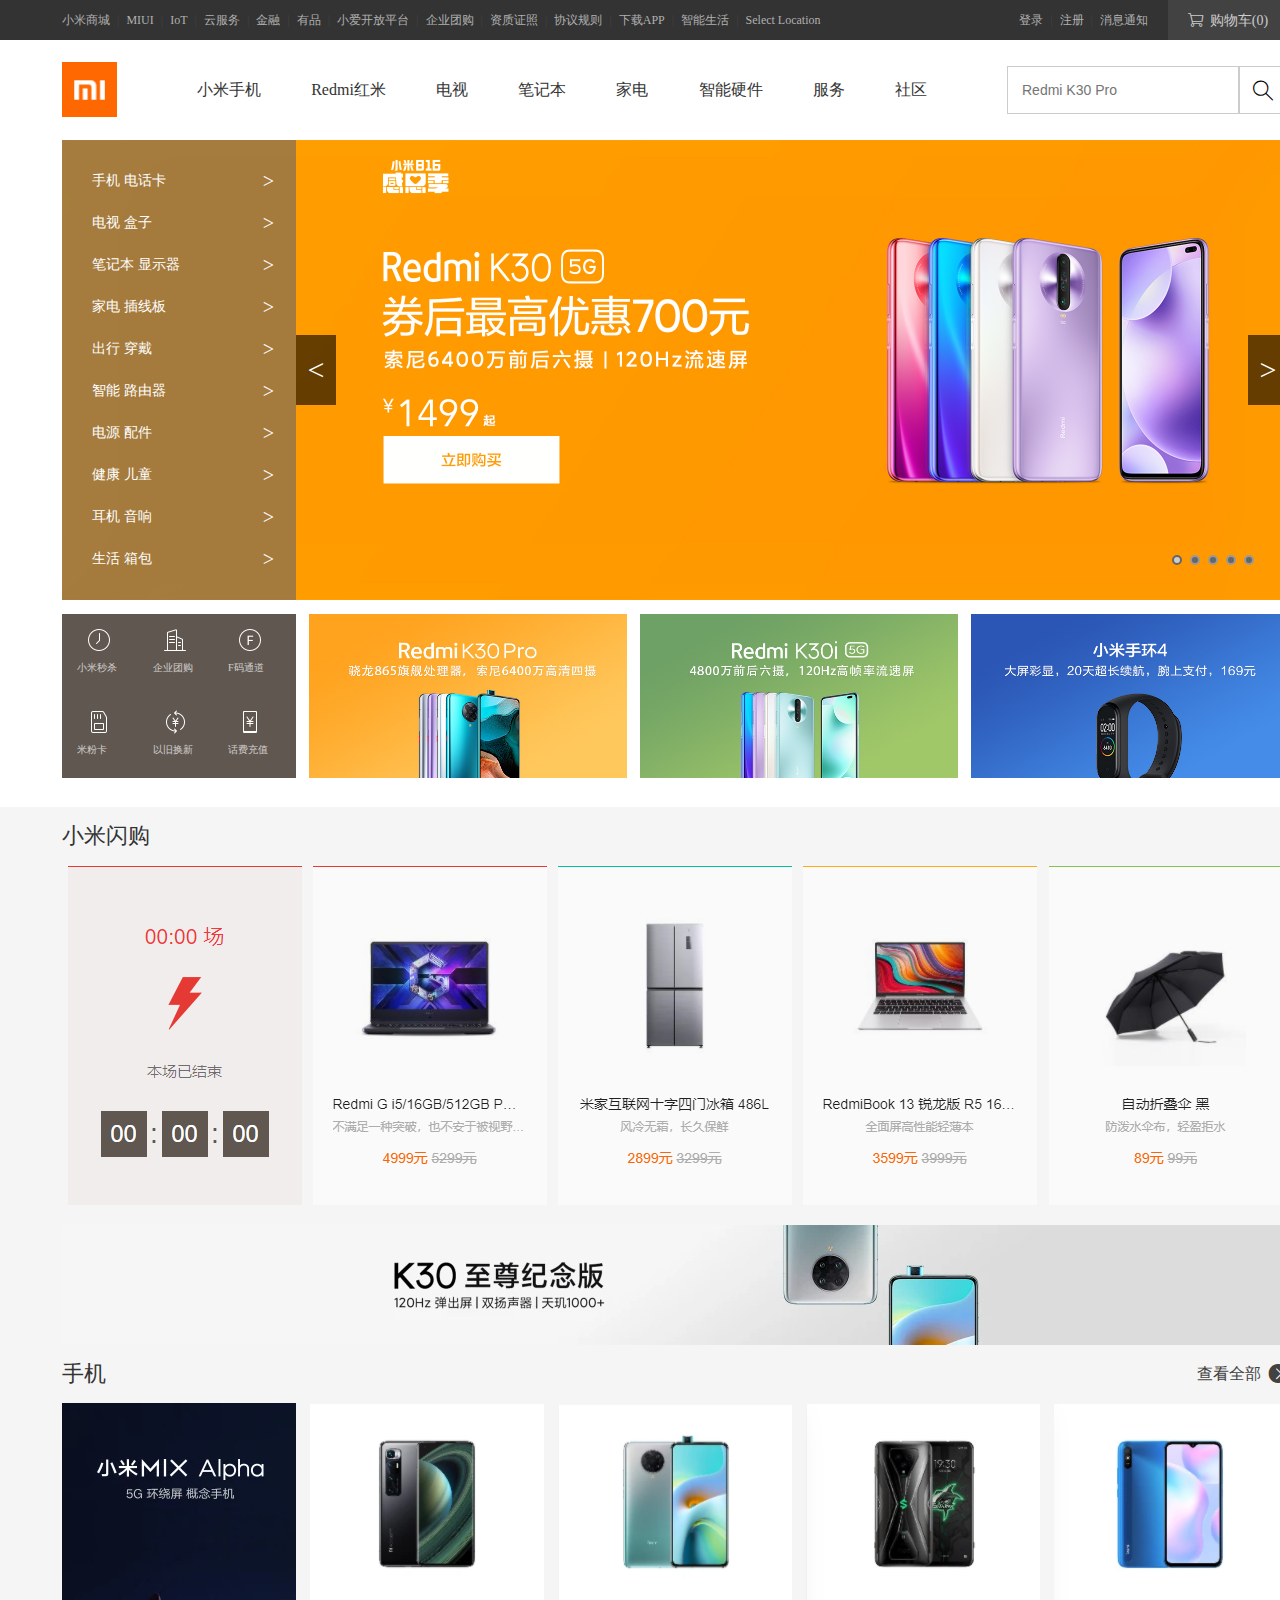
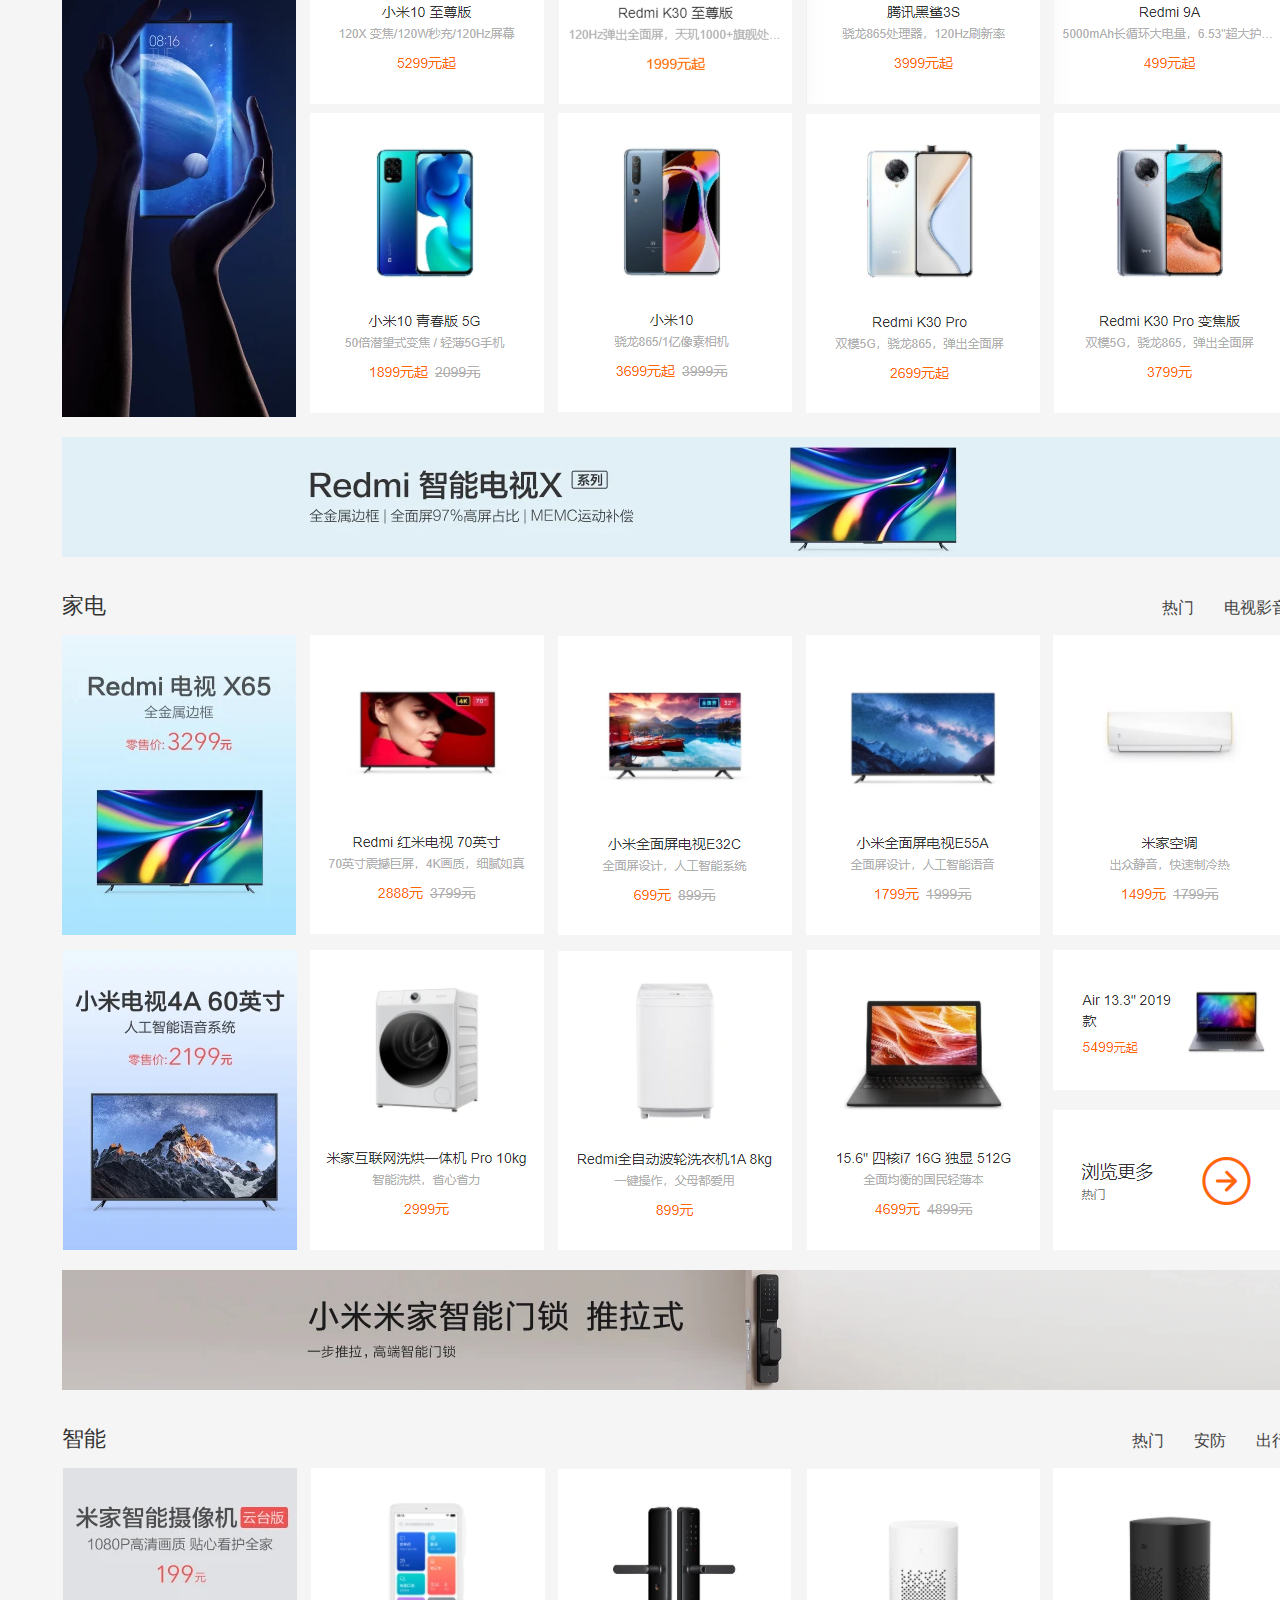
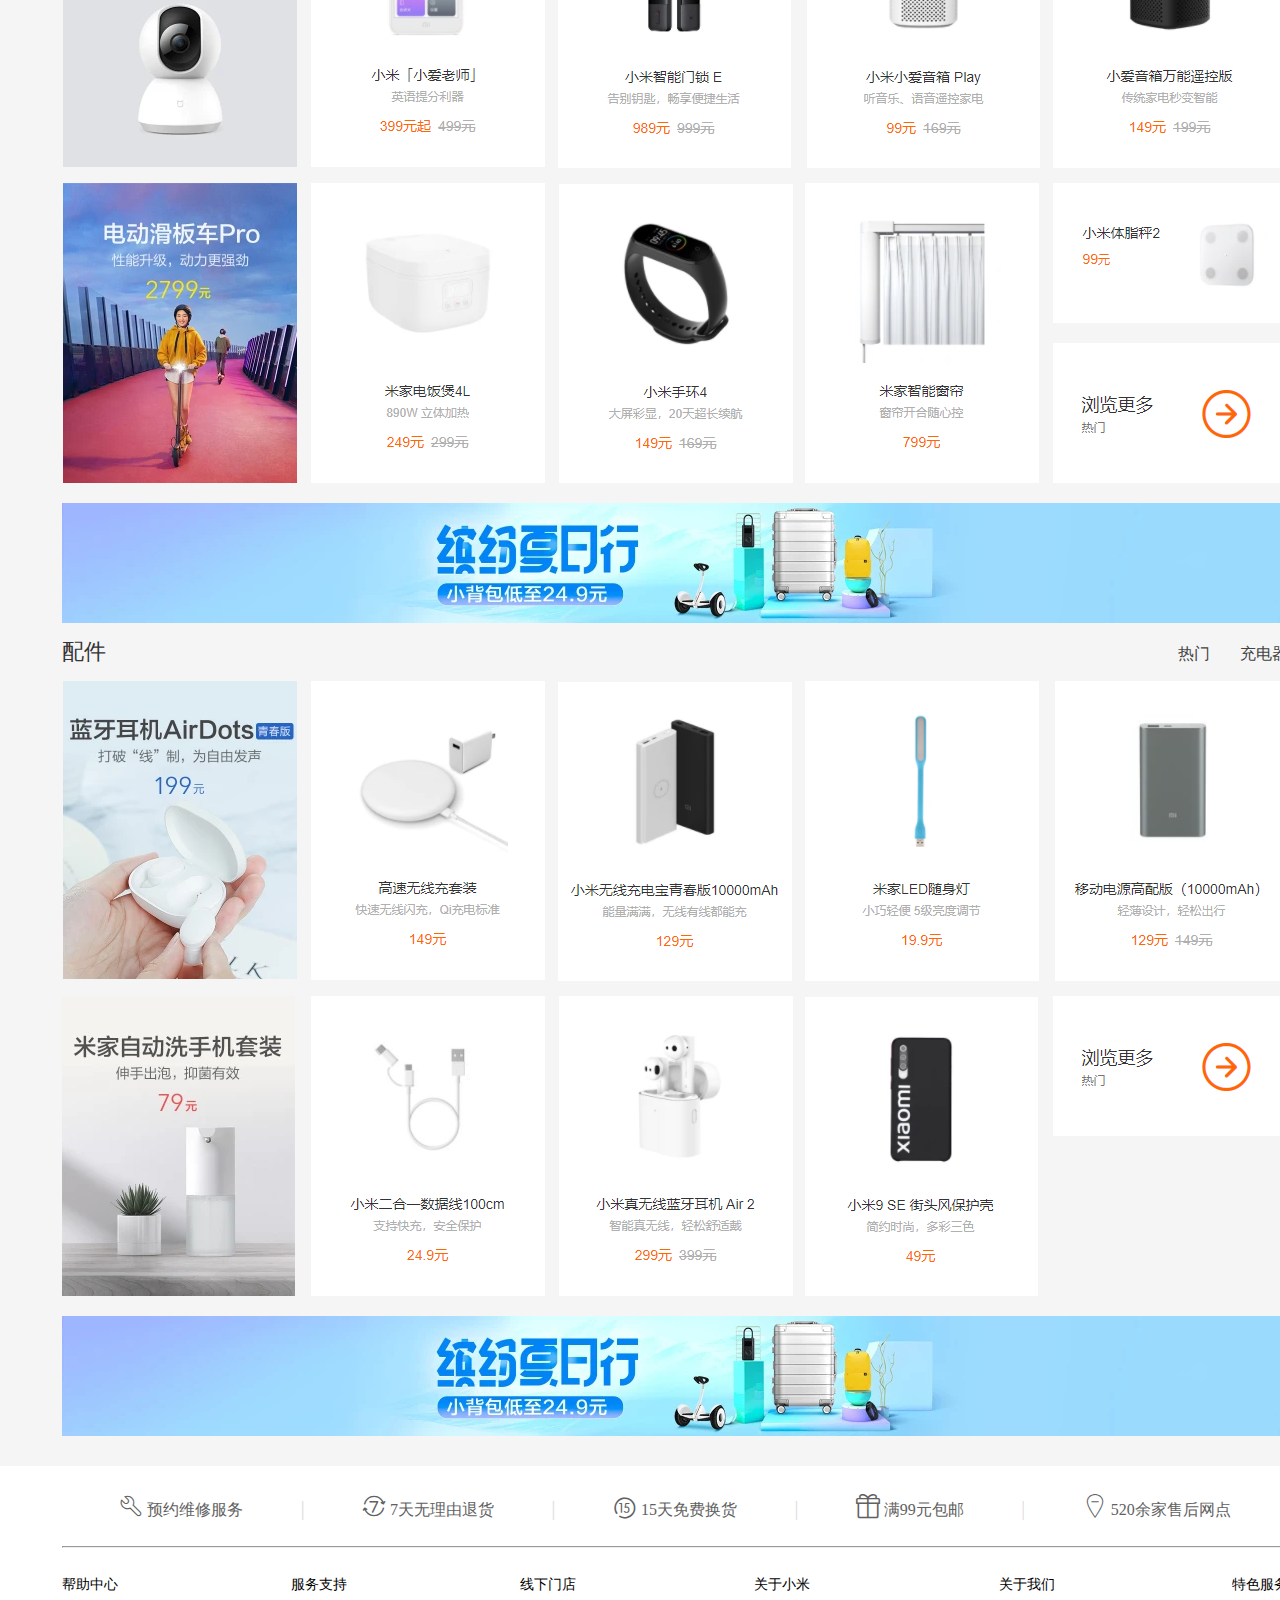
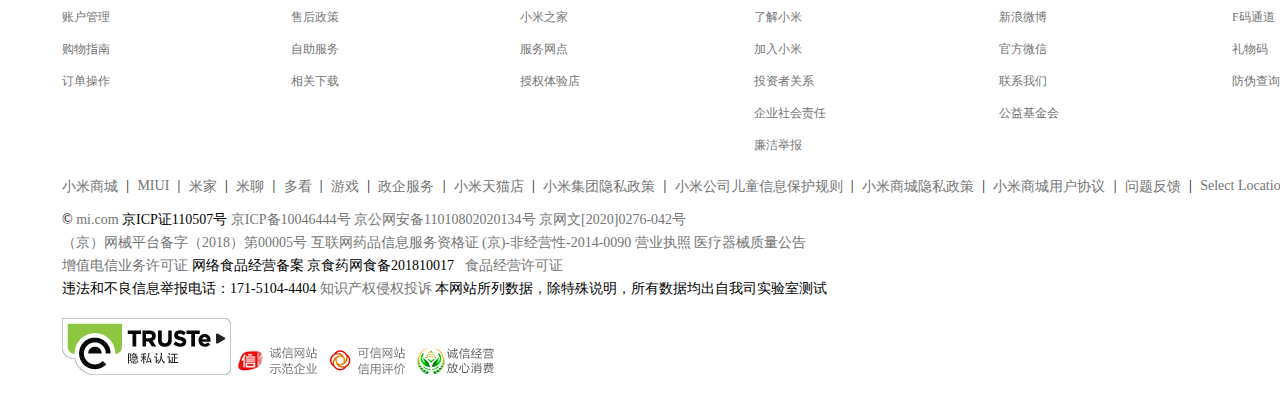
<file: index.html>
<!DOCTYPE html>
<html>
	<head>
		<meta charset="utf-8" />
		<title>仿小米官网(www.mi.com)</title>
		<link rel="stylesheet" type="text/css" href="css/index.css"/>
		<link rel="stylesheet" type="text/css" href="css/homeMain.css"/>
		<link rel="stylesheet" type="text/css" href="css/footer.css"/>
		<link rel="stylesheet" type="text/css" href="css/iconfont.css"/>
	</head>
	<body>
		<div class="header">
			<div class="headerleft">
				<a href="">小米商城</a><span>|</span>
				<a href="">MIUI</a><span>|</span>
				<a href="">IoT</a><span>|</span>
				<a href="">云服务</a><span>|</span>
				<a href="">金融</a><span>|</span>
				<a href="">有品</a><span>|</span>
				<a href="">小爱开放平台</a><span>|</span>
				<a href="">企业团购</a><span>|</span>
				<a href="">资质证照</a><span>|</span>
				<a href="">协议规则</a><span>|</span>
				<a href="">下载APP</a><span>|</span>
				<a href="">智能生活</a><span>|</span>
				<a href="">Select Location</a>
			</div>
			<div class="headerRight">
				<a href="login.html" >登录</a><span>|</span>
				<a href="register.html">注册</a><span>|</span>
				<a href="">消息通知</a>
				<div class="cart">
					<span class="iconfont icon-gouwuche"> &nbsp;购物车(0)</span>
				</div>
			</div>
			<div class="headerTop">
				<a href="show.html">
					<div class="headerLogo"></div>
				</a>
				<ul class="headerNav">
					<li>
						<a href="" class="a1">小米手机</a>
						<ul>
							<li><a href="">小米10至尊纪念版</a></li>
							<li><a href="">小米10 Pro</a></li>
							<li><a href="">小米10</a></li>
							<li><a href="">小米10 青春版 5G</a></li>
							<li><a href="">小米MIX Alpha</a></li>
						</ul>
					</li>
					<li>
						<a href="" class="a1">Redmi红米</a>
						<ul>
							<li><a href="">Redmi K30 至尊纪念版</a></li>
							<li><a href="">Redmi K30 Pro 系列</a></li>
							<li><a href="">Redmi K30 系列</a></li>
							<li><a href="">Redmi 10X 5G</a></li>
							<li><a href="">Redmi Note 8</a></li>
						</ul>
					</li>
					<li>
						<a href="" class="a1">电视</a>
						<ul>
							<li><a href="">小米透明电视</a></li>
							<li><a href="">小米电视 大师 65英寸OLED</a></li>
							<li><a href="">Redmi 智能电视 MAX 98"</a></li>
							<li><a href="">小米电视4A 60英寸</a></li>
							<li><a href="">Redmi 智能电视 X55</a></li>
							<li><a href="">Redmi 红米电视 70英寸 R70A</a></li>
						</ul>
					</li>
					<li>
						<a href="" class="a1">笔记本</a>
						<ul>
							<li><a href="">Redmi G 游戏本</a></li>
							<li><a href="">RedmiBook 16</a></li>
							<li><a href="">RedmiBook 14 II</a></li>
							<li><a href="">Pro 15.6" 2020款</a></li>
							<li><a href="">小米笔记本Air 13.3"</a></li>
							<li><a href="">显示器</a></li>
						</ul>
					</li>
					<li>
						<a href="" class="a1">家电</a>
						<ul>
							<li><a href="">互联网空调C1(一级能效)</a></li>
							<li><a href="">米家互联网空调(一级能效)</a></li>
							<li><a href="">Redmi全自动波轮洗衣机1A</a></li>
							<li><a href="">米家互联网洗烘一体机10Kg</a></li>
							<li><a href="">米家风冷对开门冰箱 483L</a></li>
							<li><a href="">米家两门冰箱 160L</a></li>
						</ul>
					</li>
					<li>
						<a href="" class="a1">智能硬件</a>
						<ul>
							<li><a href="">小米米家智能摄像机云台版</a></li>
							<li><a href="">小米小爱老师</a></li>
							<li><a href="">小米米家智能门锁</a></li>
							<li><a href="">Redmi小爱触屏音响 8</a></li>
							<li><a href="">Redmi小爱触屏音响</a></li>
							<li><a href="">Redmi小爱音响 Play</a></li>
						</ul>
					</li>
					<a href="">服务</a>
					<a href="">社区</a>
				</ul>
				<div class="headerSearch">
					<input type="text" name="search" id="search" value="" placeholder="Redmi K30 Pro"/>
					<div class="searchIcon"><span class="iconfont icon-ziyuan"></span></div>
				</div>
			</div>	
		</div>
		
		<div class="mbody">
			<!-- 轮播图 -->
			<div class="swiper">
				<div class="imgList ">
					<div class="imgItem active" style="background-image: url(img/img1.jpg);"></div>
					<div class="imgItem" style="background-image: url(img/img2.webp);"></div>
					<div class="imgItem" style="background-image: url(img/img3.webp);"></div>
					<div class="imgItem" style="background-image: url(img/img4.webp);"></div>
					<div class="imgItem" style="background-image: url(img/img5.webp);"></div>
				</div>
				<div class="butList">
					<div class="but pre"><</div>
					<div class="but next">></div>
				</div>
				<div class="circleList">
					<div id="c0" class="circleItem active"></div>
					<div id="c1" class="circleItem"></div>
					<div id="c2" class="circleItem"></div>
					<div id="c3" class="circleItem"></div>
					<div id="c4" class="circleItem"></div>
				</div>
				<div class="site-category">
					<ul>
						<li><a href="https://www.mi.com/p/1915.html">手机 电话卡</a><span>></span></li>
						<div id="siteList1" class="siteList">
							
						</div>
						<li><a href="">电视 盒子</a><span>></span></li>
						<li><a href="">笔记本 显示器</a><span>></span></li>
						<li><a href="">家电 插线板</a><span>></span></li>
						<li><a href="">出行 穿戴</a><span>></span></li>
						<li><a href="">智能 路由器</a><span>></span></li>
						<li><a href="">电源 配件</a><span>></span></li>
						<li><a href="">健康 儿童</a><span>></span></li>
						<li><a href="">耳机 音响</a><span>></span></li>
						<li><a href="">生活 箱包</a><span>></span></li>
					</ul>
				</div>
			</div>
			<script type="text/javascript">
				var preBut = document.querySelector(".swiper .pre");
				var nextBut = document.querySelector(".swiper .next");
				var imgListDivs = document.querySelectorAll(".swiper .imgItem");
				var currentImg = 0;
				var circleDivs = document.querySelectorAll(".swiper .circleItem")
				console.log(imgListDivs);
				nextBut.onclick = function(){
					currentImg = currentImg + 1;
					if(currentImg>=imgListDivs.length){
						currentImg = 0;
					}
					renderNumImg();
				}	
				preBut.onclick = function(){
					currentImg = currentImg - 1;
					if(currentImg<0){
						currentImg = imgListDivs.length - 1;
					}
					renderNumImg();
				}
				
				function renderNumImg(){
					// 初始化，将所有img列表的active去掉
					imgListDivs.forEach(function(item,i){
						item.classList.remove("active");
					})
					
					circleDivs.forEach(function(item,i){
						item.classList.remove("active");
					})
					
					imgListDivs[currentImg].classList.add('active');
					circleDivs[currentImg].classList.add('active');
				}
				circleDivs.forEach(function(item,i){
					item.onclick = function(){
						var index =parseInt(item.id[1]);
						currentImg = index;
						renderNumImg();
					}
				})
			</script>
			<!-- homeHero部分 -->
			<div class="home_hero">
				<div class="homeHeroList">
					<div class="heroItem"><a href="">小米秒杀</a>
					</div>
					<div class="heroItem"><a href="">企业团购</a>
					</div>
					<div class="heroItem"><a href="">F码通道</a>
					</div>
					<div class="heroItem"><a href="">米粉卡</a>
					</div>
					<div class="heroItem"><a href="">以旧换新</a>
					</div>
					<div class="heroItem"><a href="">话费充值</a>
					</div>
				</div>
				<a href=""><img src="img/hero1.jpg" style="width: 318px; height: 164px;" ></a>
				<a href=""><img src="img/hero2.jpg" style="width: 318px; height: 164px;" ></a>
				<a href=""><img src="img/hero3.jpg" style="width: 318px; height: 164px;" ></a>
			</div>
		</div>
		<!-- homeMain部分 -->
		<div class="homeMain">
			<!-- 小米闪购 -->
			<div class="shangouTitle">
				小米闪购
			</div>	
			<div class="shangouList">
				<a href="" class="shangou1"></a>
				<a href="" class="shangou2"></a>
				<a href="" class="shangou3"></a>
				<a href="" class="shangou4"></a>
				<a href="" class="shangou5"></a>
			</div>
			<!-- 分割：K30至尊纪念 -->
			<a href=""><div class="k30_zhizun"></div></a>			
			<!-- 手机 -->
			<div class="miphone">
				<div class="miPhoneTop">
					<div class="miphoneTitle">
						手机
					</div>
					<a href="" class="showAll">
						<div>查看全部</div>
						<span class="iconfont icon-youjiantou-tianchong"></span>
					</a>
				</div>
				<div class="miPhoneMain">
					<div class="miPhoneLeft"></div>
					<div class="miPhoneList">
						<a href=""><div class="phoneList1"></div></a>
						<a href=""><div class="phoneList2"></div></a>
						<a href=""><div class="phoneList3"></div></a>
						<a href=""><div class="phoneList4"></div></a>
						<a href=""><div class="phoneList5"></div></a>
						<a href=""><div class="phoneList6"></div></a>
						<a href=""><div class="phoneList7"></div></a>
						<a href=""><div class="phoneList8"></div></a>
					</div>	
				</div>	
			</div>
			<!-- 分割：智能电视 -->
			<a href=""><div class="smartTV"></div></a>
			<!-- 家电 -->
			<div class="JDTitle">
				<div class="jiadian">家电</div>
				<div class="JDRight">
					<a href=""><div class="JDHot">热门</div></a>
					<a href=""><div class="JDTVMovie">电视影音</div></a>
				</div>
			</div>
			<div class="JDMain">
				<div class="JDMainTop">
					<a href="" class="JDTopItem1"></a>
					<a href="" class="JDTopItem2"></a>
					<a href="" class="JDTopItem3"></a>
					<a href="" class="JDTopItem4"></a>
					<a href="" class="JDTopItem5"></a>
				</div>
				<div class="JDMainBottom">
					<a href="" class="JDTopItem6"></a>
					<a href="" class="JDTopItem7"></a>
					<a href="" class="JDTopItem8"></a>
					<a href="" class="JDTopItem9"></a>
					<div class="JDBottomR">
						<a href="" class="JDTopItem10"></a>
						<a href="" class="JDTopItem11"></a>
					</div>
				</div>
			</div>
			<!-- 分割：智能门锁 -->
			<a href=""><div class="smartLock"></div></a>
			<!-- 智能 -->
			<div class="ZNTitle">
				<div class="zhineng">智能</div>
				<div class="ZNRight">
					<a href=""><div class="ZNHot">热门</div></a>
					<a href=""><div class="ZNSecurity">安防</div></a>
					<a href=""><div class="ZNTravel">出行</div></a>
				</div>
			</div>
			<div class="ZNMain">
				<div class="ZNMainTop">
					<a href="" class="ZNTopItem1"></a>
					<a href="" class="ZNTopItem2"></a>
					<a href="" class="ZNTopItem3"></a>
					<a href="" class="ZNTopItem4"></a>
					<a href="" class="ZNTopItem5"></a>
				</div>
				<div class="ZNMainBottom">
					<a href="" class="ZNTopItem6"></a>
					<a href="" class="ZNTopItem7"></a>
					<a href="" class="ZNTopItem8"></a>
					<a href="" class="ZNTopItem9"></a>
					<div class="ZNBottomR">
						<a href="" class="ZNTopItem10"></a>
						<a href="" class="ZNTopItem11"></a>
					</div>
				</div>
			</div>
			<!-- 分割：门窗传感器 -->
			<a href=""><div class="sensor"></div></a>
			<!-- 配件 -->
			<div class="partsTitle">
				<div class="parts">配件</div>
				<div class="partsRight">
					<a href=""><div class="partsHot">热门</div></a>
					<a href=""><div class="partsCharger">充电器</div></a>
				</div>
			</div>
			<div class="partsMain">
				<div class="partsMainTop">
					<a href="" class="partsTopItem1"></a>
					<a href="" class="partsTopItem2"></a>
					<a href="" class="partsTopItem3"></a>
					<a href="" class="partsTopItem4"></a>
					<a href="" class="partsTopItem5"></a>
				</div>
				<div class="partsMainBottom">
					<a href="" class="partsTopItem6"></a>
					<a href="" class="partsTopItem7"></a>
					<a href="" class="partsTopItem8"></a>
					<a href="" class="partsTopItem9"></a>
					<div class="partsBottomR">
						<a href="" class="partsTopItem10"></a>
					</div>
				</div>
			</div>
			<!-- 分割：缤纷夏日行 -->
			<a href=""><div class="sensor"></div></a>
		</div>
		<div id="FG"></div>
		<!-- footer部分 -->
		<div class="footer">
			<div class="footerTop">
				<a href=""><span class="iconfont icon-banshou"></span> 预约维修服务</a><span id="span">|</span>
				<a href=""><span class="iconfont icon-7tiantuihuan"></span> 7天无理由退货</a><span id="span">|</span>
				<a href=""><span class="iconfont icon-15tianwuliyoutuihuo"></span> 15天免费换货</a><span id="span">|</span>
				<a href=""><span class="iconfont icon-liwu"></span> 满99元包邮</a><span id="span">|</span>
				<a href=""><span class="iconfont icon-icon-test"></span> 520余家售后网点</a>
			</div>
			<hr>
			<!-- footerMain -->
			<div class="footerMain">
				<div class="footerMainList">
					<div class="MainListItem">
						<div class="listHead">帮助中心</div>
						<a href="">账户管理</a>
						<a href="">购物指南</a>
						<a href="">订单操作</a>
					</div>
					<div class="MainListItem">
						<div class="listHead">服务支持</div>
						<a href="">售后政策</a>
						<a href="">自助服务</a>
						<a href="">相关下载</a>
					</div>
					<div class="MainListItem">
						<div class="listHead">线下门店</div>
						<a href="">小米之家</a>
						<a href="">服务网点</a>
						<a href="">授权体验店</a>
					</div>
					<div class="MainListItem">
						<div class="listHead">关于小米</div>
						<a href="">了解小米</a>
						<a href="">加入小米</a>
						<a href="">投资者关系</a>
						<a href="">企业社会责任</a>
						<a href="">廉洁举报</a>
					</div>
					<div class="MainListItem">
						<div class="listHead">关于我们</div>
						<a href="">新浪微博</a>
						<a href="">官方微信</a>
						<a href="">联系我们</a>
						<a href="">公益基金会</a>
					</div>
					<div class="MainListItem">
						<div class="listHead">特色服务</div>
						<a href="">F码通道</a>
						<a href="">礼物码</a>
						<a href="">防伪查询</a>
					</div>	
				</div>
			</div>
			<!-- footerBottom -->
			<div class="footerBottom">
				<div class="infoRow">
					<p><a href="">小米商城</a><span>|</span><a href="">MIUI</a><span>|</span><a href="">米家</a><span>|</span><a href="">米聊</a><span>|</span><a href="">多看</a><span>|</span><a href="">游戏</a><span>|</span><a href="">政企服务</a><span>|</span><a href="">小米天猫店</a><span>|</span><a href="">小米集团隐私政策</a><span>|</span><a href="">小米公司儿童信息保护规则</a><span>|</span><a href="">小米商城隐私政策</a><span>|</span><a href="">小米商城用户协议</a><span>|</span><a href="">问题反馈</a><span>|</span><a href="">Select Location</a></p>
				</div>
				<div class="miInfo">
					<p>&copy; <a href="">mi.com </a>京ICP证110507号 <a href="">京ICP备10046444号 </a><a href="">京公网安备11010802020134号 </a><a href="">京网文[2020]0276-042号</a></p>
					<p><a href="">（京）网械平台备字（2018）第00005号 </a><a href="">互联网药品信息服务资格证 (京)-非经营性-2014-0090 </a><a href="">营业执照 </a><a href="">医疗器械质量公告</a></p>
					<p><a href="">增值电信业务许可证 </a>网络食品经营备案 京食药网食备201810017 &nbsp;&nbsp;<a href="">食品经营许可证</a></p>
					<p>违法和不良信息举报电话：171-5104-4404 <a href="">知识产权侵权投诉 </a>本网站所列数据，除特殊说明，所有数据均出自我司实验室测试</p>
				</div>
				<div class="footerImg">
					<img src="img/footerImg1.png" >
					<img src="img/footerImg2.png" >
					<img src="img/footerImg3.png" >
					<img src="img/footerImg4.png" >
				</div>
			</div>
		</div>
	</body>
</html>
</file>
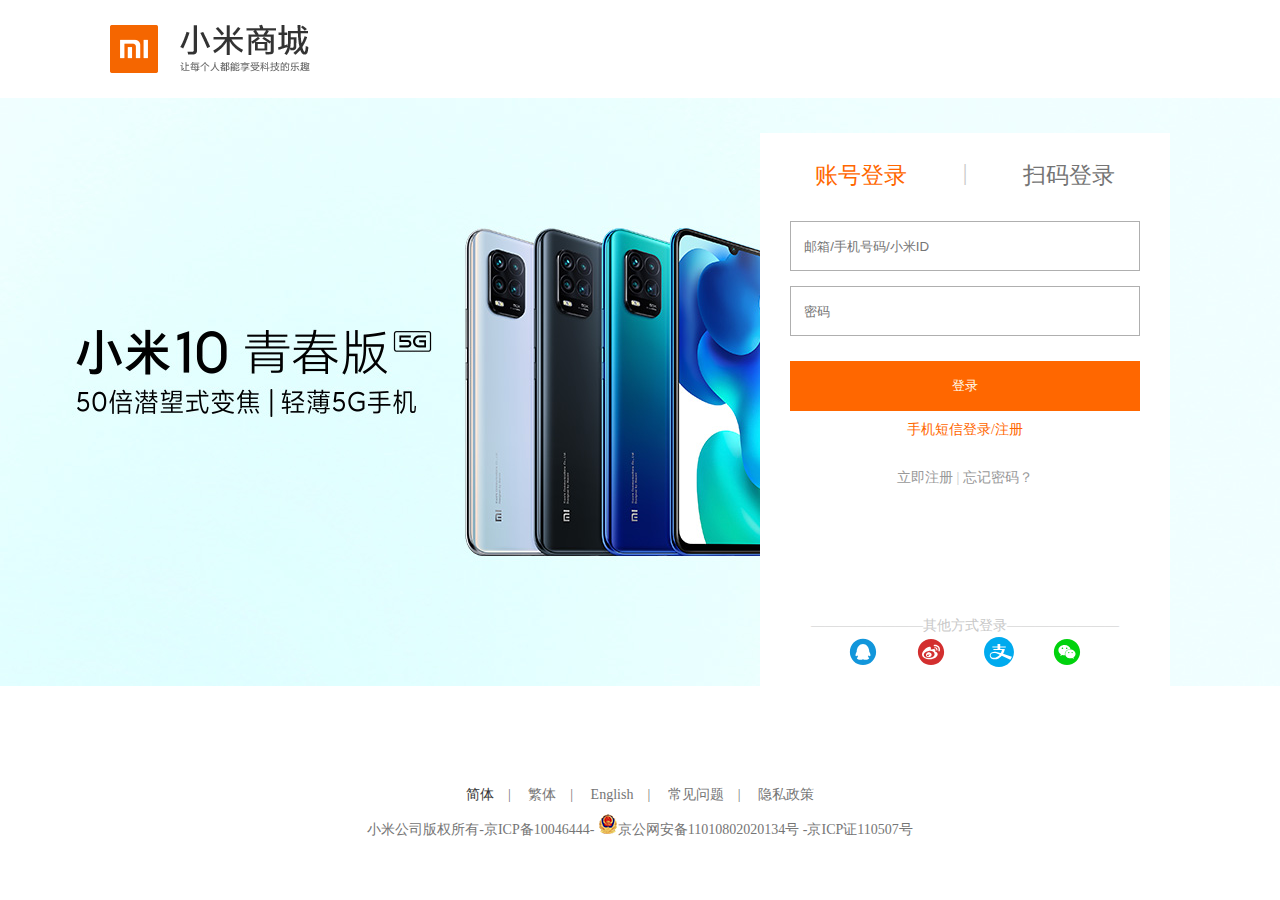
<file: login.html>
<!DOCTYPE html>
<html>
	<head>
		<meta charset="utf-8">
		<title>Login in</title>
		<link rel="stylesheet" type="text/css" href="css/login.css"/>
		<link rel="stylesheet" type="text/css" href="css/iconfont.css"/>
		<!-- Symbol字体图标 -->
		<script src="js/iconfont.js"></script>
		<style>
		.icon {
		  width: 1em;
		  height: 1em;
		  vertical-align: -0.15em;
		  fill: currentColor;
		  overflow: hidden;
		}
		</style>
	</head>
	<body>
		<div class="login_head">
			<a href="index.html"><div class="loginLogo"></div></a>
		</div>
		<div class="loginBanner">
			<div class="loginRight">
				<div class="loginTop">
					<a href="">账号登录</a>
					<span>|</span>
					<a href="">扫码登录</a>
				</div>
				<form action="" method="post" class="loginForm">
					<input type="text" name="username" id="" value="" placeholder="邮箱/手机号码/小米ID" required="required" />
					<input type="password" name="password" placeholder="密码" required="请输入密码" />
					<input type="submit" value="登录"/ class="loginBut">
				</form>
				<div class="phoneLogin">
					<a href="">手机短信登录/注册</a>
				</div>
				<div class="forgetPass">
					<a href="register.html">立即注册</a>
					<span>|</span>
					<a href="">忘记密码？</a>
				</div>
				<div class="otherWay">
					<div class="otherWayWord">
						————————其他方式登录————————
					</div>
					<div class="otherWayIcon">
						<a href="">
							<svg class="icon" aria-hidden="true">
								<use xlink:href="#icon-logo-qq"></use>
							</svg>
						</a>
						<a href="">
							<svg class="icon" aria-hidden="true">
								<use xlink:href="#icon-yduixinlangweibo"></use>
							</svg>
						</a>
						<a href="">
							<svg class="icon" aria-hidden="true">
								<use xlink:href="#icon-zhifubao"></use>
							</svg>
						</a>
						<a href="">
							<svg class="icon" aria-hidden="true">
								<use xlink:href="#icon-logo-wechat"></use>
							</svg>
						</a>
						
					</div>
				</div>
			</div>
		</div>
		<div class="login_footer">
			<div class="footerList1">
				<a href="">简体</a><span>|</span>
				<a href="">繁体</a><span>|</span>
				<a href="">English</a><span>|</span>
				<a href="">常见问题</a><span>|</span>
				<a href="">隐私政策</a>
			</div>
			<div class="footerList2">
				小米公司版权所有-京ICP备10046444-
				<a href=""><img src="img/ghs.png" >京公网安备11010802020134号</a>
				-京ICP证110507号
			</div>
		</div>
	</body>
</html>
</file>
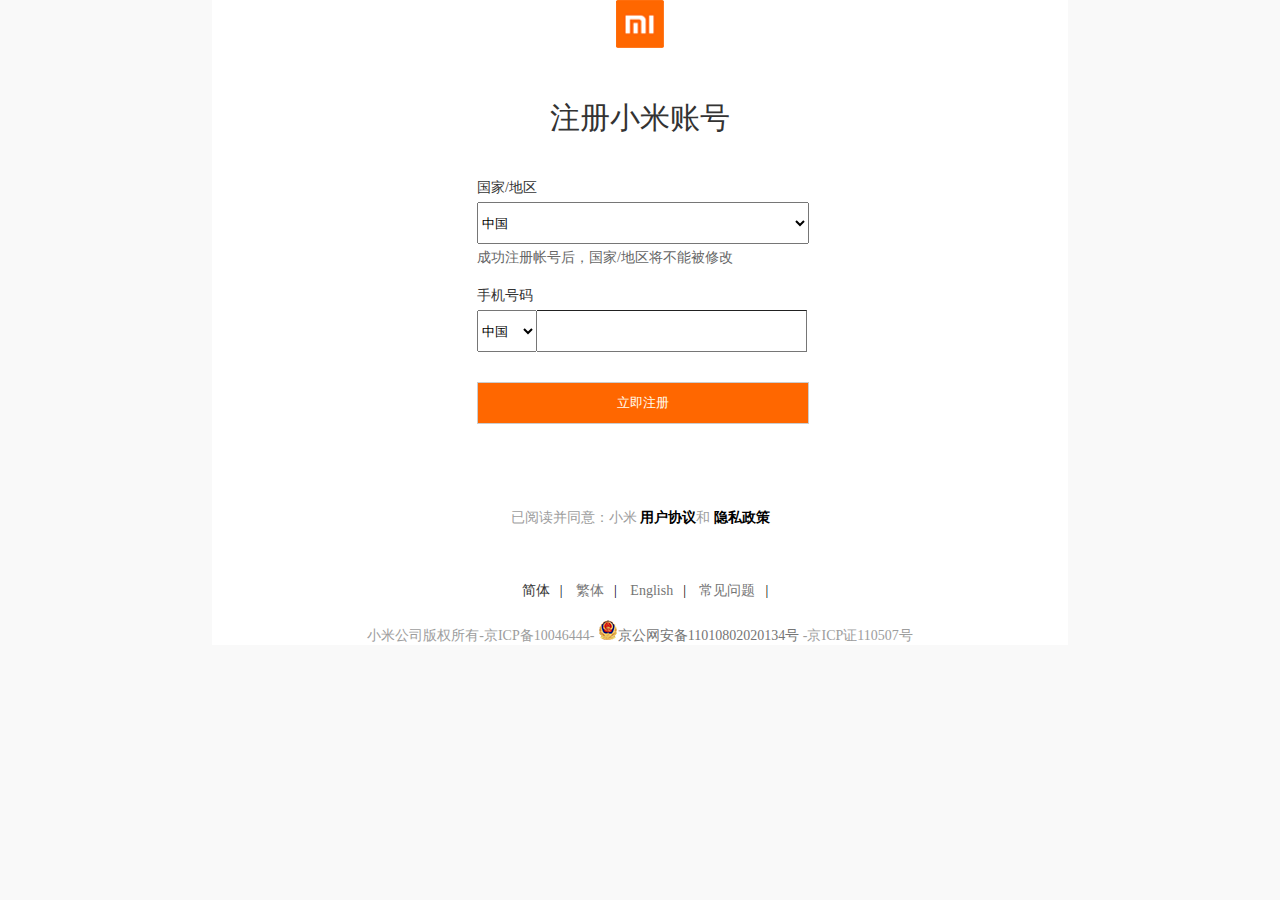
<file: register.html>
<!DOCTYPE html>
<html>
	<head>
		<meta charset="utf-8">
		<title>register-注册</title>
		<link rel="stylesheet" type="text/css" href="css/register.css"/>
		<script type="text/javascript">
			function agree(){
				if (document.getElementById('ty').checked)
					document.getElementById('zc').disabled = false;
				else
					document.getElementById('zc').disabled = 'disabled';
			}
		</script>
	</head>
	<body>
		<div class="all">
			<div class="header"></div>
			<div class="middle">
				<div class="middleTitle">
					注册小米账号
				</div>
				<form action="" method="post" class="middleForm">
					国家/地区
					<select >
						<option value="">中国</option>
						<option value="">中国香港</option>
						<option value="">美国</option>
						<option value="">日本</option>
						<option value="">韩国</option>
						<option value="">巴基斯坦</option>
					</select>
					<div class="middleTip">
						成功注册帐号后，国家/地区将不能被修改
					</div>	
					手机号码<br>
					<div class="phone">
						<select id="phone">
							<option value="">中国 &nbsp; &nbsp; &nbsp;+86</option>
							<option value="">中国香港 &nbsp; &nbsp; &nbsp;+852</option>
							<option value="">美国 &nbsp; &nbsp; &nbsp;+1</option>
							<option value="">美国 &nbsp; &nbsp; &nbsp;+81</option>
							<option value="">韩国 &nbsp; &nbsp; &nbsp;+82</option>
							<option value="">巴基斯坦 &nbsp; &nbsp; &nbsp;+92</option>
						</select>
						<input type="text" name="" id="" value=""  required="required"/>
					</div>
					<input type="submit" name="" id="" value="立即注册" class="submit" />
					<div class="agree">
						已阅读并同意：小米<a href=""> 用户协议</a>和<a href=""> 隐私政策</a>
					</div>
					
				</form>
			</div>
			<div class="register_footer">
				<div class="footerList1">
					<a href="">简体</a><span>|</span>
					<a href="">繁体</a><span>|</span>
					<a href="">English</a><span>|</span>
					<a href="">常见问题</a><span>|</span>
				</div>
				<div class="footerList2">
					小米公司版权所有-京ICP备10046444-
					<a href=""><img src="img/ghs.png" >京公网安备11010802020134号</a>
					-京ICP证110507号
				</div>
			</div>
		</div>
		
	</body>
</html>
</file>
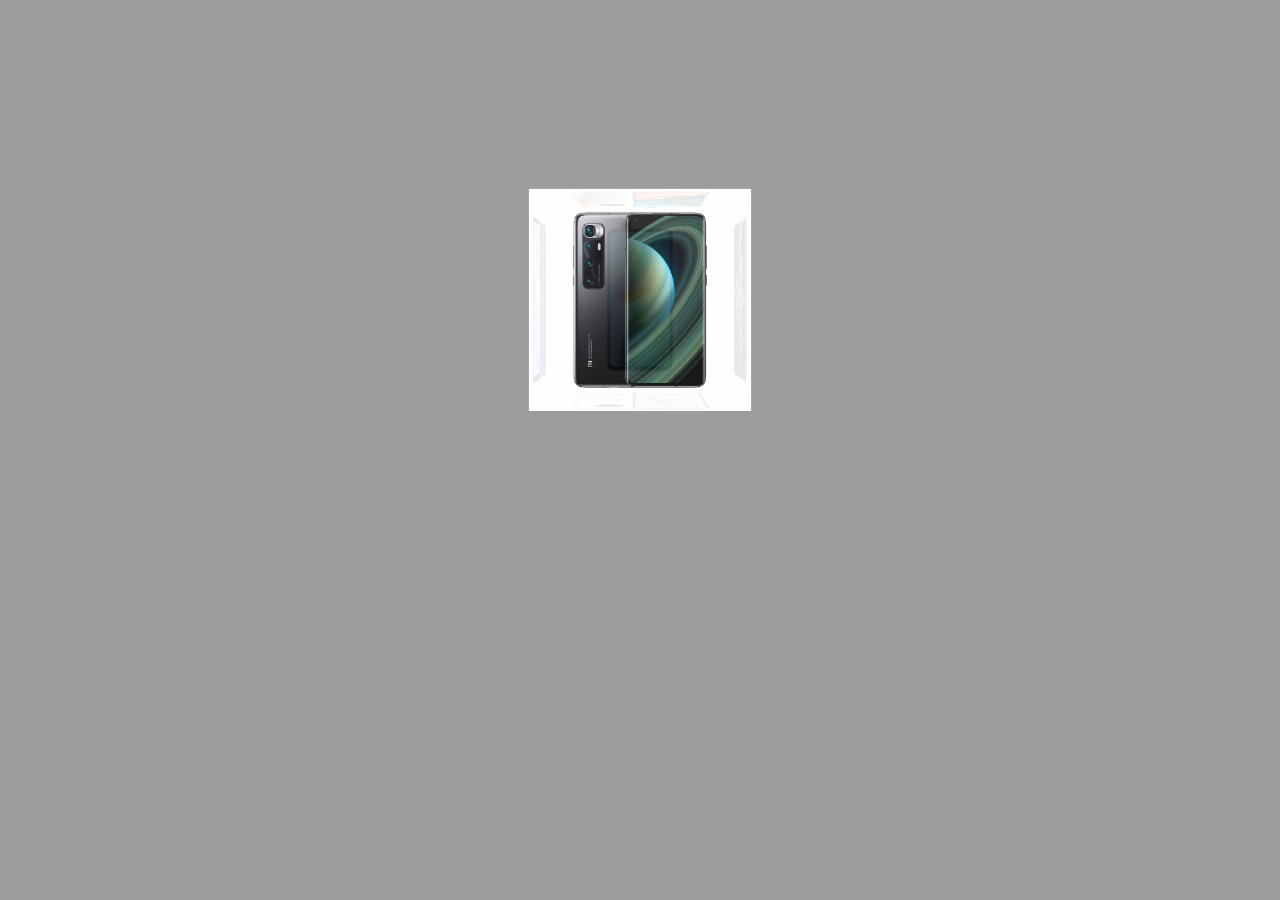
<file: show.html>
<!DOCTYPE html>
<html lang="en">

<head>
    <meta charset="UTF-8">
    <title>showView</title>
    <style type="text/css">
    body {
        /*设置透视点：perspective*/
        perspective: 1000px;
		background-color: #9D9D9D;
    }

    .lifang {
        width: 200px;
        height: 200px;
        margin: 200px auto;
        position: relative;
        /*保留子元素的3D效果*/
        transform-style: preserve-3d;
        transform: rotate3d(1, 2, 1, 0deg);
        transition: all 50s linear;
    }

    .lifang:hover {
        transform: rotate3d(1, 2, 1, 7200deg);
    }

    .page {
        width: 200px;
        height: 200px;
        position: absolute;
        left: 0;
        top: 0;
        /*设定透明度：opacity：*/
        opacity: 0.9;
    }

    .front {
        background-image: url(img/showImg1.jpg);
        background-size: 100% auto;
        transform: translateZ(100px);
    }

    .back {
        background-image: url(img/showImg2.jpg);
        background-size: 100% auto;
        transform: translateZ(-100px);
    }

    .left {
        background-image: url(img/showImg4.jpg);
        background-size: auto 100%;
        transform: rotateY(-90deg) translateZ(100px);
    }

    .right {
        background-image: url(img/showImg3.jpg);
        background-size: auto 100%;
        transform: rotateY(90deg) translateZ(100px);
    }

    .top {
        background-image: url(img/showImg5.jpg);
        background-size: auto 100%;
        transform: rotateX(90deg) translateZ(100px);
    }

    .bottom {
        background-image: url(img/showImg6.jpg);
        background-size: auto 100%;
        transform: rotateX(-90deg) translateZ(100px);
    }
    </style>
</head>

<body>
    <div class="lifang">
        <div class="page front"></div>
        <div class="page back"></div>
        <div class="page left"></div>
        <div class="page right"></div>
        <div class="page top"></div>
        <div class="page bottom"></div>
    </div>
</body>

</html>
</file>
<file: css/index.css>
*{
	padding: 0;
	margin: 0;
	box-sizing: border-box;
}
a{
	text-decoration: none;
}
ul{
	list-style-type: none;
}
body{
	width: 1350px;
	position: absolute;
}
/* 头部导航 */
.header{
	width: auto;
	height: 40px;
	background-color: #333;
	font-size: 12px;
	position: relative;
	display: flex;
	flex-wrap: nowrap;
	
}
.header .headerleft>a,
.header .headerRight>a{
	color: #B0B0B0;
}
.header .headerleft>a:hover,
.header .headerRight>a:hover{
	color: #fff;
}
.header .headerleft{
	color: #B0B0B0;
	position: absolute;
	left: 62px;
	/* margin: 0 50px; */
	line-height: 40px;
	text-align: center;
	display: flex;
	justify-content: flex-start;
	flex-wrap: nowrap;
}
.header .headerRight{
	color: #B0B0B0;
	position: absolute;
	right: 62px;
	line-height: 40px;
	text-align: center;
	display: flex;
}
.header .headerleft span,
.header .headerRight span{
	padding: 0 7px;
	text-align: center;
	line-height: 40px;
	color: #424242;
}
.header .headerRight>.cart{
	width: 120px;
	height: 40px;
	background-color: #424242;
	margin-left: 20px;
	text-align: center;
	line-height: 40px;
	transition: all 0.2s;
}
.header .headerRight>.cart:hover{
	width: 120px;
	height: 40px;
	background-color: #fff;
	margin-left: 20px;
	text-align: center;
	line-height: 40px;
}
.header .headerRight .cart>.icon-gouwuche{
	color: #ccc;
	font-size: 14px;
	transition: all 0.2s;
}
.header .headerRight .cart>.icon-gouwuche:hover{
	color: #FF6700;
	font-size: 14px;
}
.header .headerTop{
	display: flex;
	margin: 40px 62px 0 62px;
	position: relative;
/* 	margin-left: 65px;
	margin-right: 65px; */
}
.header .headerTop .headerLogo{
	width: 55px;
	height: 55px;
	margin-top: 22px;
	background-color: #ff6700;
	background-image: url(../img/mi-logo.png);
	background-repeat: no-repeat;
	background-size: 90%;
	background-position: 3px 3px;
	transition: all 0.2s;
}
.header .headerTop .headerLogo:hover{
	width: 55px;
	height: 55px;
	margin-top: 22px;
	background-color: #ff6700;
	background-image: url(../img/mi-home.png);
	background-repeat: no-repeat;
	background-size: 90%;
}
.headerTop .headerNav{
	width: 730px;
	height: 100px;
	text-align: center;
	color: #ccc;
	display: flex;
	justify-content: space-between;
	align-items: center;
	margin: 0 80px; 	
}
/* headNavList */
.headerTop .headerNav li{
	display: inline-block;
}
.headerTop .headerNav li a{
	display: inline-block;
}
.headerTop .headerNav li ul{
	position: absolute;
	display: none;
	z-index: 100;
	opacity: 0.9;
	width: 180px;
}
.headerTop .headerNav li ul li{
	display: block;
	line-height: 50px;
	text-align: left;
	background-color: #FF8D40;
}
.headerTop .headerNav li ul li a{
	font-size: 14px;
	color: #000000;
}
.headerTop .headerNav li ul li a:hover{
	font-size: 14px;
	color: #FF6700;
}
.headerTop .headerNav li:hover ul{
	display: block;
}
.headerTop .headerNav a{
	font-size: 16px;
	color: #333;
	
}
.headerTop .headerNav a:hover{
	font-size: 16px;
	color: #FF6700;
}
.headerTop .headerSearch{
	width: 312px;
	height: 48px;
	display: flex;
	margin-top: 26px;
}
.headerSearch input{
	font-size: 14px;
	background: transparent;
	outline: none;
	border: none;
	border: 1px solid #ccc;
	margin-right: 0.1px;
	text-indent: 1em;
	width: 232px;
}
.headerTop>.headerSearch .iconfont{
	font-size: 20px;
}
.headerTop .headerSearch .searchIcon{
	width: 48px;
	height: 48px;
	border: 1px solid #ccc;
	background-color: #FFFFFF;
	text-align: center;
	line-height: 48px;
}
.headerTop .headerSearch .searchIcon:hover{
	width: 48px;
	height: 48px;
	border: 1px solid #ccc;
	color: #FFFDEF;
	background-color: #FF6700;
}
/* 主体 */
.mbody{
	width: 100%;
	margin-top: 100px;
	margin-right: 65px; 
	position: relative;
}
/* 轮播图 */
.swiper{
	width: 1226px;
	height: 460px;
	margin: 0 auto;
	position: relative;
}
.swiper>.imgList{
	width: 100%;
	height: 100%;
	position: relative;
}
.swiper>.imgList>.imgItem{
	width: 100%;
	height: 100%;
	background-size: 100% 100%;
	position: absolute;
	left: 0;
	top: 0;
	opacity: 0;
	transition: all 0.5s;
}
.swiper>.imgList>.imgItem.active{
	opacity: 1;
}
.swiper .but.pre{
	width: 40px;
	height: 70px;
	line-height: 70px;
	text-align: center;
	background-color: rgba(0,0,0,0.6);
	color: #FFFFFF;
	position: absolute;
	top: calc(50% - 35px);
	left: 234px;
	font-size: 30px;
}
.swiper .but.next{
	width: 40px;
	height: 70px;
	line-height: 70px;
	text-align: center;
	background-color: rgba(0,0,0,0.6);
	color: #FFFFFF;
	position: absolute;
	right: 0;
	top: calc(50% - 35px);
	font-size: 30px;
}
.swiper>.circleList{
	width: 100%;
	height: 80px;
	display: flex;
	padding: 0 30px;
	justify-content: flex-end;
	align-items: center;
	position: absolute;
	left: 0;
	bottom: 0;
}
.swiper>.circleList>.circleItem{
	width: 10px;
	height: 10px;
	border: 2px solid #999;
	background-color: #666;
	border-radius: 5px;
	margin: 0 4px;
}
.swiper>.circleList>.circleItem.active{
	background-color: #ccc;
	border: 2px solid #666;
}
/* site-category */
.site-category{
	width: 234px;
	height: 460px;
	background-color: rgba(105,101,101,0.6);
	position: absolute;
	left: 0;
	top: 0;
	font-size: 16px;
	display: flex;
	color: #FFFFFF;
	align-items: center;
	justify-content: space-around;
	flex-wrap: nowrap;
}
.site-category ul{
	justify-content: space-around;
	color: #FFFFFF;
}
.site-category ul>li{
	width: 234px;
	height: 42px;
	position: static;
	line-height: 42px;
}
.site-category ul>li:hover{
	width: 234px;
	height: 42px;
	line-height: 42px;
	background-color: #FF6700;
	position: static;
}
.site-category li a{
	color: #FFFFFF;
	position: absolute;
	font-size: 14px;
	left: 30px;
}
.site-category li span{
	color: #FFFFFF;
	position: absolute;
	right: 22px;
	font-size: 20px;
}
/* homeHero */
.home_hero{
	display: flex;
	margin: 14px 61px 0 62px;
	justify-content: space-between;
}
.home_hero .homeHeroList{
	width: 234px;
	height: 164px;
	background-color: #5F5750;
	display: flex;
	justify-content: space-between;
	align-items: center;
	flex-wrap: wrap;
}
.home_hero .homeHeroList .heroItem{
	width: 68px;
	height: 75px;
	font-size: 10px;
	line-height: 100px;
	/* margin-left: 10px; */
}
.home_hero .homeHeroList .heroItem a{
	color: #FFFFFF;
	opacity: 0.7;
}
.home_hero .homeHeroList .heroItem a:hover{
	color: #FFFFFF;
	opacity: 1;
}
.home_hero .homeHeroList .heroItem:nth-child(1){
	margin-left: 15px;
	background-image: url(../img/heroListImg1.png);
	background-size: 35%;
	background-repeat: no-repeat;
	background-position: 10px 10px;
}
.home_hero .homeHeroList .heroItem:nth-child(2){
	background-image: url(../img/heroListImg2.png);
	background-size: 35%;
	background-repeat: no-repeat;
	background-position: 10px 10px;
}
.home_hero .homeHeroList .heroItem:nth-child(3){
	background-image: url(../img/heroListImg3.png);
	background-size: 35%;
	background-repeat: no-repeat;
	background-position: 10px 10px;
}
.home_hero .homeHeroList .heroItem:nth-child(4){
	margin-left: 15px;
	background-image: url(../img/heroListImg4.png);
	background-size: 35%;
	background-repeat: no-repeat;
	background-position: 10px 10px;
}
.home_hero .homeHeroList .heroItem:nth-child(5){
	background-image: url(../img/heroListImg5.png);
	background-size: 35%;
	background-repeat: no-repeat;
	background-position: 10px 10px;
}
.home_hero .homeHeroList .heroItem:nth-child(6){
	background-image: url(../img/heroListImg6.png);
	background-size: 35%;
	background-repeat: no-repeat;
	background-position: 10px 10px;
}
</file>
<file: css/homeMain.css>
/* homeMain */
.homeMain{
	margin-top: 25px;
	width: 100%;
	background-color: #f5f5f5;
}
/* 小米闪购 */
.homeMain .shangouTitle{
	margin: 0 62px;
	font-size: 22px;
	font-weight: 200;
	line-height: 58px;
	color: #333;
}
.homeMain .shangouList{
	display: flex;
	margin: 0 62px;
	justify-content: space-around;
}
.homeMain .shangouList .shangou1{
	background-image: url(../img/shangouImg5.png);
	background-size: 100%;
	width: 240px;
	height: 340px;
}
.homeMain .shangouList .shangou2{
	background-image: url(../img/shangouImg1.png);
	background-size: 100%;
	width: 240px;
	height: 340px;
}
.homeMain .shangouList .shangou3{
	background-image: url(../img/shangouImg2.png);
	background-size: 100%;
	width: 240px;
	height: 340px;
}
.homeMain .shangouList .shangou4{
	background-image: url(../img/shangouImg3.png);
	background-size: 100%;
	width: 240px;
	height: 340px;
}
.homeMain .shangouList .shangou5{
	background-image: url(../img/shangouImg4.png);
	background-size: 100%;
	width: 240px;
	height: 340px;
}
/* 分割：K30zhizn */
.homeMain .k30_zhizun{
	margin: 20px 62px 0 62px;
	background-image: url(../img/K30_zhizun.webp);
	height: 120px;
	width: 1226px;
}
/* 手机版块 */
.homeMain .miphone{
	position: relative;
}
.homeMain .miphone .miPhoneTop{
	display: flex;
}
.homeMain .miphone .miphoneTitle{
	margin: 0 62px;
	font-size: 22px;
	font-weight: 200;
	line-height: 58px;
	color: #333;
}
.homeMain .miphone .showAll{
	font-size: 16px;
	line-height: 58px;
	color: #424242;
	position: absolute;
	right: 62px;
	display: flex;
	transition: all 0.4s;
}
.homeMain .miphone .showAll .icon-youjiantou-tianchong{
	padding-left: 7px;
	font-size: 20px;
}
.homeMain .miphone .showAll:hover{
	font-size: 16px;
	line-height: 58px;
	color: #FF6700;
	position: absolute;
	right: 62px;
	display: flex;
}
.miphone .miPhoneMain{
	margin: 0 62px;
	display: flex;
}
.miphone .miPhoneMain .miPhoneLeft{
	background-image: url(../img/miPhoneImg1.webp);
	width: 234px;
	height: 614px;
	transition: all 0.4s;
}
.miphone .miPhoneMain .miPhoneLeft:hover{
	background-image: url(../img/miPhoneImg1.webp);
	width: 234px;
	height: 614px;
	transform: translateY(-5px);
	box-shadow:5px 10px 25px  rgba(0,0,0,0.5);
}
.miphone .miPhoneMain .miPhoneList{
	flex: 1;
	display: flex;
	flex-wrap: wrap;
	justify-content: space-between;
	align-items: center;
	margin-top: -3px;
}
.miphone .miPhoneMain .phoneList1{
	background-image: url(../img/miPhoneImg2.png);
	width: 234px;
	height: 300px;
	margin-left: 14px;
	transition: all 0.4s;
}
.miphone .miPhoneMain .phoneList1:hover{
	background-image: url(../img/miPhoneImg2.png);
	width: 234px;
	height: 300px;
	margin-left: 14px;
	transform: translateY(-1px);
	box-shadow:5px 10px 25px  rgba(0,0,0,0.5);
}
.miphone .miPhoneMain .phoneList2{
	background-image: url(../img/miPhoneImg3.png);
	width: 234px;
	height: 300px;
	transition: all 0.4s;
}
.miphone .miPhoneMain .phoneList2:hover{
	background-image: url(../img/miPhoneImg3.png);
	width: 234px;
	height: 300px;
	transform: translateY(-1px);
	box-shadow:5px 10px 25px  rgba(0,0,0,0.5);
}
.miphone .miPhoneMain .phoneList3{
	background-image: url(../img/miPhoneImg4.png);
	width: 234px;
	height: 300px;
	transition: all 0.4s;
}
.miphone .miPhoneMain .phoneList3:hover{
	background-image: url(../img/miPhoneImg4.png);
	width: 234px;
	height: 300px;
	transform: translateY(-1px);
	box-shadow:5px 10px 25px  rgba(0,0,0,0.5);
}
.miphone .miPhoneMain .phoneList4{
	background-image: url(../img/miPhoneImg5.png);
	width: 234px;
	height: 300px;
	transition: all 0.4s;
}
.miphone .miPhoneMain .phoneList4:hover{
	background-image: url(../img/miPhoneImg5.png);
	width: 234px;
	height: 300px;
	transform: translateY(-1px);
	box-shadow:5px 10px 25px  rgba(0,0,0,0.5);
}
.miphone .miPhoneMain .phoneList5{
	background-image: url(../img/miPhoneImg6.png);
	width: 234px;
	height: 300px;
	margin-left: 14px;
	transition: all 0.4s;
}
.miphone .miPhoneMain .phoneList5:hover{
	background-image: url(../img/miPhoneImg6.png);
	width: 234px;
	height: 300px;
	margin-left: 14px;
	transition: all 0.4s;
	transform: translateY(-1px);
	box-shadow:5px 10px 25px  rgba(0,0,0,0.5);
}
.miphone .miPhoneMain .phoneList6{
	background-image: url(../img/miPhoneImg7.png);
	width: 234px;
	height: 300px;
	transition: all 0.4s;
}
.miphone .miPhoneMain .phoneList6:hover{
	background-image: url(../img/miPhoneImg7.png);
	width: 234px;
	height: 300px;
	transform: translateY(-1px);
	box-shadow:5px 10px 25px  rgba(0,0,0,0.5);
}
.miphone .miPhoneMain .phoneList7{
	background-image: url(../img/miPhoneImg8.png);
	width: 234px;
	height: 300px;
	transition: all 0.4s;
}
.miphone .miPhoneMain .phoneList7:hover{
	background-image: url(../img/miPhoneImg8.png);
	width: 234px;
	height: 300px;
	transform: translateY(-1px);
	box-shadow:5px 10px 25px  rgba(0,0,0,0.5);
}
.miphone .miPhoneMain .phoneList8{
	background-image: url(../img/miPhoneImg9.png);
	width: 234px;
	height: 300px;
	transition: all 0.4s;
}
.miphone .miPhoneMain .phoneList8:hover{
	background-image: url(../img/miPhoneImg9.png);
	width: 234px;
	height: 300px;
	transform: translateY(-1px);
	box-shadow:5px 10px 25px  rgba(0,0,0,0.5);
}
/* 分割：智能电视 */
.homeMain .smartTV{
	margin: 20px 0 20px 62px;
	background-image: url(../img/smartTV.webp);
	width: 1226px;
	height: 120px;
}
/* 家电版块 */
.homeMain .JDTitle{
	display: flex;
	position: relative;
}
.homeMain .JDTitle .jiadian{
	margin: 0 62px;
	font-size: 22px;
	font-weight: 200;
	line-height: 58px;
	color: #333;
}
.homeMain .JDRight{
	display: flex;
	position: absolute;
	font-size: 16px;
	margin-top: 16px;
	line-height: 30px;
	right: 62px;
}
.homeMain .JDRight .JDHot{
	margin-right: 30px;
	color: #424242;
}
.homeMain .JDRight .JDHot:hover{
	margin-right: 30px;
	color: #FF6700;
	border-bottom: 2px solid #FF6700;
}
.homeMain .JDRight .JDTVMovie{
	color: #424242;
}
.homeMain .JDRight .JDTVMovie:hover{
	color: #FF6700;
	border-bottom: 2px solid #FF6700;
}
.homeMain .JDMain .JDMainTop{
	margin: 0 62px;
	display: flex;
	justify-content: space-between;
	align-items: center;
}
.homeMain .JDMain .JDMainTop .JDTopItem1{
	width: 235px;
	height: 300px;
	background-image: url(../img/JDImg1.png);
	transition: all 0.4s;
}
.homeMain .JDMain .JDMainTop .JDTopItem2{
	width: 235px;
	height: 300px;
	background-image: url(../img/JDImg2.png);
	transition: all 0.4s;
}
.homeMain .JDMain .JDMainTop .JDTopItem3{
	width: 235px;
	height: 300px;
	background-image: url(../img/JDImg3.png);
	transition: all 0.4s;
}
.homeMain .JDMain .JDMainTop .JDTopItem4{
	width: 235px;
	height: 300px;
	background-image: url(../img/JDImg4.png);
	transition: all 0.4s;
}
.homeMain .JDMain .JDMainTop .JDTopItem5{
	width: 235px;
	height: 300px;
	background-image: url(../img/JDImg5.png);
	transition: all 0.4s;
}
.homeMain .JDMain .JDMainTop .JDTopItem1:hover,
.homeMain .JDMain .JDMainTop .JDTopItem2:hover,
.homeMain .JDMain .JDMainTop .JDTopItem3:hover,
.homeMain .JDMain .JDMainTop .JDTopItem4:hover,
.homeMain .JDMain .JDMainTop .JDTopItem5:hover{
	width: 235px;
	height: 300px;
	transform: translateY(-1px);
	box-shadow:5px 10px 25px  rgba(0,0,0,0.5);
}
.homeMain .JDMain .JDMainBottom{
	margin: 15px 62px 0 62px;
	display: flex;
	justify-content: space-between;
	align-items: center;
}
.homeMain .JDMain .JDMainBottom .JDTopItem6{
	width: 235px;
	height: 300px;
	background-image: url(../img/JDImg6.png);
	transition: all 0.4s;
}
.homeMain .JDMain .JDMainBottom .JDTopItem7{
	width: 235px;
	height: 300px;
	background-image: url(../img/JDImg7.png);
	transition: all 0.4s;
}
.homeMain .JDMain .JDMainBottom .JDTopItem8{
	width: 235px;
	height: 300px;
	background-image: url(../img/JDImg8.png);
	transition: all 0.4s;
}
.homeMain .JDMain .JDMainBottom .JDTopItem9{
	width: 235px;
	height: 300px;
	background-image: url(../img/JDImg9.png);
	transition: all 0.4s;
}
.homeMain .JDMain .JDMainBottom .JDBottomR{
	display: flex;
	flex-direction: column;
	height: 300px;
	justify-content: space-between;
}
.homeMain .JDMain .JDMainBottom .JDTopItem10{
	width: 235px;
	height: 140px;
	background-image: url(../img/JDImg10.png);
	background-repeat: no-repeat;
	transition: all 0.4s;
}
.homeMain .JDMain .JDMainBottom .JDTopItem11{
	width: 235px;
	height: 140px;
	background-image: url(../img/Browse_more.png);
	background-repeat: no-repeat;
	transition: all 0.4s;
}
.homeMain .JDMain .JDMainBottom .JDTopItem6:hover,
.homeMain .JDMain .JDMainBottom .JDTopItem7:hover,
.homeMain .JDMain .JDMainBottom .JDTopItem8:hover,
.homeMain .JDMain .JDMainBottom .JDTopItem9:hover,
.homeMain .JDMain .JDMainBottom .JDTopItem10:hover,
.homeMain .JDMain .JDMainBottom .JDTopItem11:hover{
	transform: translateY(-1px);
	box-shadow:5px 10px 25px  rgba(0,0,0,0.5);
}
/* 分割：智能门锁 */
.homeMain .smartLock{
	background-image: url(../img/smartLock.webp);
	width: 1226px;
	height: 120px;
	margin: 20px 62px 20px 62px;
}
/* 智能版块 */
.homeMain .ZNTitle{
	display: flex;
	position: relative;
}
.homeMain .ZNTitle .zhineng{
	margin: 0 62px;
	font-size: 22px;
	font-weight: 200;
	line-height: 58px;
	color: #333;
}
.homeMain .ZNRight{
	display: flex;
	position: absolute;
	font-size: 16px;
	margin-top: 16px;
	line-height: 30px;
	right: 62px;
}
.homeMain .ZNRight .ZNHot{
	margin-right: 30px;
	color: #424242;
}
.homeMain .ZNRight .ZNHot:hover{
	margin-right: 30px;
	color: #FF6700;
	border-bottom: 2px solid #FF6700;
}
.homeMain .ZNRight .ZNSecurity{
	color: #424242;
	margin-right: 30px;
}
.homeMain .ZNRight .ZNSecurity:hover{
	color: #FF6700;
	border-bottom: 2px solid #FF6700;
}
.homeMain .ZNRight .ZNTravel{
	color: #424242;
}
.homeMain .ZNRight .ZNTravel:hover{
	color: #FF6700;
	border-bottom: 2px solid #FF6700;
}
.homeMain .ZNMain .ZNMainTop{
	margin: 0 62px;
	display: flex;
	justify-content: space-between;
	align-items: center;
}
.homeMain .ZNMain .ZNMainTop .ZNTopItem1{
	width: 235px;
	height: 300px;
	background-image: url(../img/ZNImg1.png);
	transition: all 0.4s;
}
.homeMain .ZNMain .ZNMainTop .ZNTopItem2{
	width: 235px;
	height: 300px;
	background-image: url(../img/ZNImg2.png);
	transition: all 0.4s;
}
.homeMain .ZNMain .ZNMainTop .ZNTopItem3{
	width: 235px;
	height: 300px;
	background-image: url(../img/ZNImg3.png);
	transition: all 0.4s;
}
.homeMain .ZNMain .ZNMainTop .ZNTopItem4{
	width: 235px;
	height: 300px;
	background-image: url(../img/ZNImg4.png);
	transition: all 0.4s;
}
.homeMain .ZNMain .ZNMainTop .ZNTopItem5{
	width: 235px;
	height: 300px;
	background-image: url(../img/ZNImg5.png);
	transition: all 0.4s;
}
.homeMain .ZNMain .ZNMainTop .ZNTopItem1:hover,
.homeMain .ZNMain .ZNMainTop .ZNTopItem2:hover,
.homeMain .ZNMain .ZNMainTop .ZNTopItem3:hover,
.homeMain .ZNMain .ZNMainTop .ZNTopItem4:hover,
.homeMain .ZNMain .ZNMainTop .ZNTopItem5:hover{
	width: 235px;
	height: 300px;
	transform: translateY(-1px);
	box-shadow:5px 10px 25px  rgba(0,0,0,0.5);
}
.homeMain .ZNMain .ZNMainBottom{
	margin: 15px 62px 0 62px;
	display: flex;
	justify-content: space-between;
	align-items: center;
}
.homeMain .ZNMain .ZNMainBottom .ZNTopItem6{
	width: 235px;
	height: 300px;
	background-image: url(../img/ZNImg6.png);
	transition: all 0.4s;
}
.homeMain .ZNMain .ZNMainBottom .ZNTopItem7{
	width: 235px;
	height: 300px;
	background-image: url(../img/ZNImg7.png);
	transition: all 0.4s;
}
.homeMain .ZNMain .ZNMainBottom .ZNTopItem8{
	width: 235px;
	height: 300px;
	background-image: url(../img/ZNImg8.png);
	transition: all 0.4s;
}
.homeMain .ZNMain .ZNMainBottom .ZNTopItem9{
	width: 235px;
	height: 300px;
	background-image: url(../img/ZNImg9.png);
	transition: all 0.4s;
}
.homeMain .ZNMain .ZNMainBottom .ZNBottomR{
	display: flex;
	flex-direction: column;
	height: 300px;
	justify-content: space-between;
}
.homeMain .ZNMain .ZNMainBottom .ZNTopItem10{
	width: 235px;
	height: 140px;
	background-image: url(../img/ZNImg10.png);
	background-repeat: no-repeat;
	transition: all 0.4s;
}
.homeMain .ZNMain .ZNMainBottom .ZNTopItem11{
	width: 235px;
	height: 140px;
	background-image: url(../img/Browse_more.png);
	background-repeat: no-repeat;
	transition: all 0.4s;
}
.homeMain .ZNMain .ZNMainBottom .ZNTopItem6:hover,
.homeMain .ZNMain .ZNMainBottom .ZNTopItem7:hover,
.homeMain .ZNMain .ZNMainBottom .ZNTopItem8:hover,
.homeMain .ZNMain .ZNMainBottom .ZNTopItem9:hover,
.homeMain .ZNMain .ZNMainBottom .ZNTopItem10:hover,
.homeMain .ZNMain .ZNMainBottom .ZNTopItem11:hover{
	transform: translateY(-1px);
	box-shadow:5px 10px 25px  rgba(0,0,0,0.5);
}
/* 分割：门窗传感器 */
.homeMain .sensor{
	background-image: url(../img/sensor.webp);
	width: 1226px;
	height: 120px;
	margin: 20px 62px 20px 62px;
}
/* 配件版块 */
.homeMain .partsTitle{
	display: flex;
	position: relative;
}
.homeMain .partsTitle .parts{
	margin: 0 62px;
	font-size: 22px;
	font-weight: 200;
	line-height: 58px;
	color: #333;
}
.homeMain .partsRight{
	display: flex;
	position: absolute;
	font-size: 16px;
	margin-top: 16px;
	line-height: 30px;
	right: 62px;
}
.homeMain .partsRight .partsHot{
	margin-right: 30px;
	color: #424242;
}
.homeMain .partsRight .partsHot:hover{
	margin-right: 30px;
	color: #FF6700;
	border-bottom: 2px solid #FF6700;
}
.homeMain .partsRight .partsCharger{
	color: #424242;
}
.homeMain .partsRight .partsCharger:hover{
	color: #FF6700;
	border-bottom: 2px solid #FF6700;
}
.homeMain .partsMain .partsMainTop{
	margin: 0 62px;
	display: flex;
	justify-content: space-between;
	align-items: center;
}
.homeMain .partsMain .partsMainTop .partsTopItem1{
	width: 235px;
	height: 300px;
	background-image: url(../img/partsImg1.png);
	transition: all 0.4s;
}
.homeMain .partsMain .partsMainTop .partsTopItem2{
	width: 235px;
	height: 300px;
	background-image: url(../img/partsImg2.png);
	transition: all 0.4s;
}
.homeMain .partsMain .partsMainTop .partsTopItem3{
	width: 235px;
	height: 300px;
	background-image: url(../img/partsImg3.png);
	transition: all 0.4s;
}
.homeMain .partsMain .partsMainTop .partsTopItem4{
	width: 235px;
	height: 300px;
	background-image: url(../img/partsImg4.png);
	transition: all 0.4s;
}
.homeMain .partsMain .partsMainTop .partsTopItem5{
	width: 235px;
	height: 300px;
	background-image: url(../img/partsImg5.png);
	transition: all 0.4s;
}
.homeMain .partsMain .partsMainTop .partsTopItem1:hover,
.homeMain .partsMain .partsMainTop .partsTopItem2:hover,
.homeMain .partsMain .partsMainTop .partsTopItem3:hover,
.homeMain .partsMain .partsMainTop .partsTopItem4:hover,
.homeMain .partsMain .partsMainTop .partsTopItem5:hover{
	width: 235px;
	height: 300px;
	transform: translateY(-1px);
	box-shadow:5px 10px 25px  rgba(0,0,0,0.5);
}
.homeMain .partsMain .partsMainBottom{
	margin: 15px 62px 0 62px;
	display: flex;
	justify-content: space-between;
	align-items: center;
}
.homeMain .partsMain .partsMainBottom .partsTopItem6{
	width: 235px;
	height: 300px;
	background-image: url(../img/partsImg6.png);
	transition: all 0.4s;
}
.homeMain .partsMain .partsMainBottom .partsTopItem7{
	width: 235px;
	height: 300px;
	background-image: url(../img/partsImg7.png);
	transition: all 0.4s;
}
.homeMain .partsMain .partsMainBottom .partsTopItem8{
	width: 235px;
	height: 300px;
	background-image: url(../img/partsImg8.png);
	transition: all 0.4s;
}
.homeMain .partsMain .partsMainBottom .partsTopItem9{
	width: 235px;
	height: 300px;
	background-image: url(../img/partsImg9.png);
	transition: all 0.4s;
}
.homeMain .partsMain .partsMainBottom .partsBottomR{
	display: flex;
	flex-direction: column;
	height: 300px;
	justify-content: space-between;
}
.homeMain .partsMain .partsMainBottom .partsTopItem10{
	width: 235px;
	height: 140px;
	background-image: url(../img/Browse_more.png);
	background-repeat: no-repeat;
	transition: all 0.4s;
}

.homeMain .partsMain .partsMainBottom .partsTopItem6:hover,
.homeMain .partsMain .partsMainBottom .partsTopItem7:hover,
.homeMain .partsMain .partsMainBottom .partsTopItem8:hover,
.homeMain .partsMain .partsMainBottom .partsTopItem9:hover,
.homeMain .partsMain .partsMainBottom .partsTopItem10:hover{
	transform: translateY(-1px);
	box-shadow:5px 10px 25px  rgba(0,0,0,0.5);
}
/* 分割：缤纷夏日行*/
.homeMain .sensor{
	background-image: url(../img/summerTravel.webp);
	width: 1226px;
	height: 120px;
	margin: 20px 62px 0px 62px;
}
</file>
<file: css/footer.css>
.footer{
	background-color: #FFFFFF;
	width: 100%;
	position: absolute;
}
#FG{
	width: 100%;
	height: 30px;
	background-color: #F5F5F5;
}
.footer .footerTop{
	margin: 0 62px 0 62px;
	font-size: 16px;
	height: 80px;
	line-height: 80px;
	display: flex;
	text-align: center;
	justify-content: space-evenly;
	align-items: baseline;
}
.footer .footerTop a{
	color: #616161;
	transition: all 0.2s;
}
.footer .footerTop a:hover{
	color: #FF6700;
}
.footer .footerTop .iconfont{
	font-size: 24px;
}
.footer .footerTop #span{
	color: #E0E0E0;
	font-size: 22px;
}
.footer hr{
	margin: 0 62px;
}
.footer .footerMain{
	display: flex;
	margin: 0 62px;
	/* justify-content: space-between; */
}
.footer .footerMain .footerMainList{
	display: flex;
	height: 230px;
	width: 100%;
	justify-content: space-between;
}
.footer .footerMain .footerMainList .MainListItem{
	display: flex;
	flex-direction: column;
}
.footer .footerMain .footerMainList .listHead{
	font-size: 14px;
	padding-top: 28px;
}
.footer .footerMain .footerMainList a{
	font-size: 12px;
	color: #757575;
	padding-top: 15px;
}
.footer .footerMain .footerMainList a:hover{
	font-size: 12px;
	color: #FF6700;
	padding-top: 15px;
}
.footer .footerBottom{
	margin: 0 62px;
}
.footer .footerBottom .infoRow p{
	display: flex;
	justify-content: space-between;
	font-size: 14px;
}
.footer .footerBottom a{
	color: #757575;
}
.footer .footerBottom a:hover{
	color: #FF6700;
}
.footer .footerBottom .miInfo{
	margin-top: 15px;
}
.footer .footerBottom .miInfo p{
	font-size: 14px;
	margin-top: 5px;
}
.footer .footerBottom .footerImg{
	margin: 20px auto;
}
</file>
<file: css/iconfont.css>
@font-face {font-family: "iconfont";
  src: url('iconfont.eot?t=1597848894794'); /* IE9 */
  src: url('iconfont.eot?t=1597848894794#iefix') format('embedded-opentype'), /* IE6-IE8 */
  url('[data-uri]') format('woff2'),
  url('iconfont.woff?t=1597848894794') format('woff'),
  url('iconfont.ttf?t=1597848894794') format('truetype'), /* chrome, firefox, opera, Safari, Android, iOS 4.2+ */
  url('iconfont.svg?t=1597848894794#iconfont') format('svg'); /* iOS 4.1- */
}

.iconfont {
  font-family: "iconfont" !important;
  font-size: 16px;
  font-style: normal;
  -webkit-font-smoothing: antialiased;
  -moz-osx-font-smoothing: grayscale;
}

.icon-shouji:before {
  content: "\e71f";
}

.icon-gerenzhongxin:before {
  content: "\e63a";
}

.icon-kefu:before {
  content: "\e604";
}

.icon-logo-wechat:before {
  content: "\e619";
}

.icon-zhifubao:before {
  content: "\e637";
}

.icon-yduixinlangweibo:before {
  content: "\e6a3";
}

.icon-logo-qq:before {
  content: "\e63c";
}

.icon-gongzhonghao:before {
  content: "\e640";
}

.icon-weibo:before {
  content: "\e65a";
}

.icon-15tianwuliyoutuihuo:before {
  content: "\e606";
}

.icon-7tiantuihuan:before {
  content: "\e691";
}

.icon-banshou:before {
  content: "\e659";
}

.icon-icon-test:before {
  content: "\e63f";
}

.icon-liwu:before {
  content: "\e67c";
}

.icon-youjiantou-tianchong:before {
  content: "\e73d";
}

.icon-youjiantou_huaban:before {
  content: "\e63e";
}

.icon-ziyuan:before {
  content: "\e61d";
}

.icon-gouwuche:before {
  content: "\e602";
}
</file>
<file: css/login.css>
*{
	padding: 0;
	margin: 0;
	box-sizing: border-box;
}
a{
	text-decoration: none;
}
.login_head{
	height: 98px;
	width: 100%;
}
.login_head .loginLogo{
	background-image: url(../img/Login_Logo.png);
	background-repeat: no-repeat;
	background-position: center;
	background-size: 100%;
	height: 98px;
	width: 200px;
	margin-left: 110px;
}
.loginBanner{
	background-image: url(../img/login_banner.jpg);
	height: 588px;
	background-position: top center;
	background-repeat: no-repeat;
	position: relative;
}
.loginBanner .loginRight{
	width: 410px;
	height: 555px;
	background-color: #FFFFFF;
	top: 35px;
	position: absolute;
	right: 110px;
	padding: 27px 0 24px;
	color: #c8c8c8;
}
.loginBanner .loginRight .loginTop{
	font-size: 23px;
	display: flex;
	justify-content: space-evenly;
}
.loginBanner .loginRight .loginTop a{
	color: #757575;
}
.loginBanner .loginRight .loginTop a:nth-child(1){
	color: #FF6700;
}
.loginBanner .loginRight .loginTop a:hover{
	color: #FF6700;
}
.loginBanner .loginRight .loginForm{
	margin-top: 30px;
	display: flex;
	flex-direction: column;
	height: 190px;
	align-items: center;
	justify-content: space-between;
}
.loginBanner .loginRight .loginForm input{
	width: 350px;
	height: 50px;
	text-indent: 1em;
	border: 1px solid #afafaf;
}
.loginBanner .loginRight .loginForm .loginBut{
	background-color: #FF6700;
	border: 0;
	text-indent: 0;
	color: #FFFDEF;
	margin-top: 10px;
}
.loginBanner .loginRight .phoneLogin{
	margin-top: 10px;
	font-size: 14px;
	text-align: center;
}
.loginBanner .loginRight .phoneLogin a{
	color: #FF6700;
}
.loginBanner .loginRight .forgetPass{
	margin-top: 30px;
	font-size: 14px;
	text-align: center;	
}
.loginBanner .loginRight .forgetPass a{
	color: #999999;
}
.loginBanner .loginRight .forgetPass a:hover{
	color: #FF6700;
}
.loginBanner .loginRight .otherWayWord{
	margin-top: 130px;
	font-size: 14px;
	text-align: center;
}
.loginBanner .loginRight .otherWayIcon{
	width: calc(100% - 100px);
	display: flex;
	font-size: 30px;
	margin-left: 50px;
	justify-content: space-evenly;
	align-items: center;
}
.login_footer{
	margin-top: 100px;
	text-align: center;
	font-size: 14px;
	color: #757575;
}
.login_footer .footerList1 a{
	margin: 0 14px;
}
.login_footer .footerList1 a:nth-child(1){
	color: #333;
}
.login_footer a{
	color: #757575;
}
.login_footer .footerList2{
	margin-top: 10px;
	margin-bottom: 30px;
}
</file>
<file: css/register.css>
*{
	padding: 0;
	margin: 0;
	box-sizing: border-box;
}
a{
	text-decoration: none;
}
body{
	background-color: #F9F9F9;
}
.all{
	background-color: #FFFFFF;
	width: 856px;
	margin: 0 auto;
}
.header{
	background-image: url(../img/register_milogo.png);
	width: 48px;
	height: 48px;
	background-position: center;
	margin: 0 auto;
	background-size: 100%;
	background-repeat: no-repeat;
}
.middle{
	margin-top: 50px;
}
.middle .middleTitle{
	text-align: center;
	font-size: 30px;
	color: #333333;
}
.middle .middleForm{
	margin: 40px 265px 0 265px;
	font-size: 14px;
	color: #333333;
}
.middle .middleForm select{
	margin-top: 5px;
	width: 332px;
	height: 42px;
}
.middle .middleForm .middleTip{
	margin-top: 5px;
	margin-bottom: 20px;
	color: #666666;
}
.middle .middleForm .phone{
	display: flex;
	width: 332px;
}
.middle .middleForm #phone{
	width: 60px;
	height: 42px;
}
.middle .middleForm input{
	width: 270px;
	height: 42px;
	margin-top: 5px;
	border-top-width: 1px;
	border-left-width: 0px;
	border-bottom-width: 1px;
	border-right-width: 1px;
}
.middle .middleForm .submit{
	margin-top: 30px;
	width: 332px;
	color: #FFFDEF;
	border: 1px solid #CCCCCC;
	background-color: #FF6700;
}
.middle .middleForm .agree{
	margin-top: 85px;
	text-align: center;
	color: #9D9D9D;
}
.middle .middleForm .agree a{
	font-weight: bold;
	color: #000000;
}
.register_footer .footerList1{
	text-align: center;
	margin-top: 55px;
	font-size: 14px;
}
.register_footer .footerList1 a{
	margin: 0 10px;
}
.register_footer .footerList1 a:nth-child(1){
	color: #333;
}
.register_footer a{
	color: #757575;
}
.register_footer .footerList2{
	text-align: center;
	font-size: 14px;
	margin-top: 20px;
	margin-bottom: 30px;
	color: #9d9d9d;;
}
</file>
